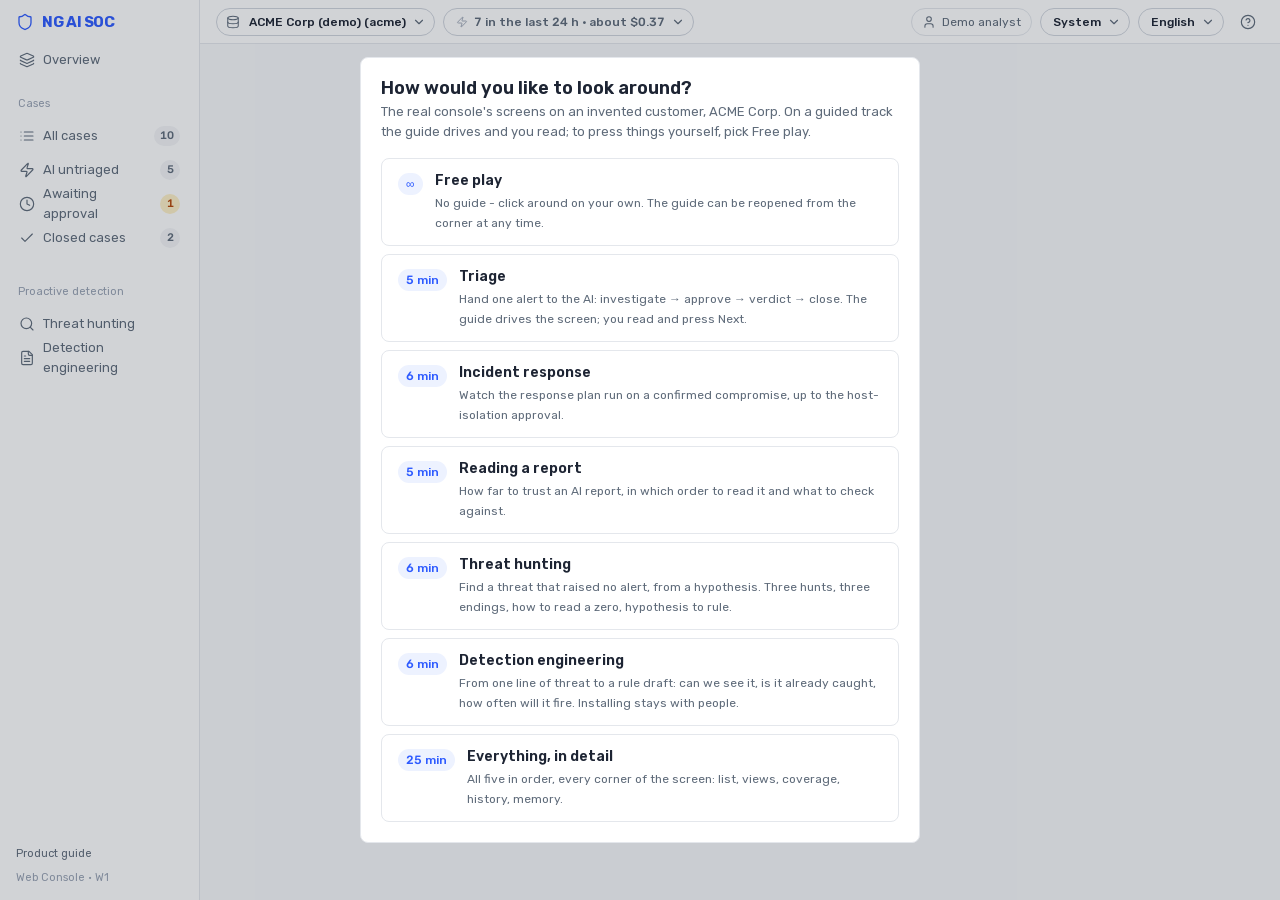
<file: index.html>
<!doctype html>
<html lang="en">
  <head>
    <meta charset="UTF-8" />
    <link rel="icon" type="image/svg+xml" href="/favicon.svg" />
    <meta name="viewport" content="width=device-width, initial-scale=1.0" />
    <title>NG AI SOC</title>

    <!-- Link previews (LinkedIn, Slack, KakaoTalk, X). The crawler does not run our JS, so the card is
         built from these tags alone; og:image must be an absolute URL that opens without a login.
         The image is web/public/og.png - a real screenshot of the demo's approval card.
         These live here, in the source, so publishing the demo (deploy/demo/publish-pages.sh) cannot
         overwrite them with a build that has no card. -->
    <meta property="og:type" content="website" />
    <meta property="og:site_name" content="NG AI SOC" />
    <meta property="og:title" content="NG AI SOC — AI SOC 콘솔 체험판" />
    <meta property="og:description" content="로그인 없이 5분. 알림 하나를 AI 에게 맡겨 조사 → 승인 → 판정까지 직접 눌러보는 데모입니다. 케이스를 바꾸는 일은 언제나 사람이 결정합니다." />
    <meta property="og:image" content="https://demo.sec-ops-lab.com/og.png" />
    <meta property="og:image:width" content="1200" />
    <meta property="og:image:height" content="630" />
    <meta property="og:image:alt" content="승인을 기다리며 멈춰 선 AI 에이전트 — 우선순위 상향에 대한 승인·거부 버튼" />
    <meta property="og:url" content="https://demo.sec-ops-lab.com/" />
    <meta property="og:locale" content="ko_KR" />
    <meta name="twitter:card" content="summary_large_image" />
    <meta name="description" content="로그인 없이 5분. 알림 하나를 AI 에게 맡겨 조사 → 승인 → 판정까지 직접 눌러보는 데모입니다." />
    <script type="module" crossorigin src="/assets/index-0VO_g-aX.js"></script>
    <link rel="stylesheet" crossorigin href="/assets/index-DK85gD7n.css">
  </head>
  <body>
    <div id="root"></div>
  </body>
</html>
</file>
<file: assets/index-DK85gD7n.css>
/*! tailwindcss v4.3.3 | MIT License | https://tailwindcss.com */
@layer properties{@supports (((-webkit-hyphens:none)) and (not (margin-trim:inline))) or ((-moz-orient:inline) and (not (color:rgb(from red r g b)))){*,:before,:after,::backdrop{--tw-rotate-x:initial;--tw-rotate-y:initial;--tw-rotate-z:initial;--tw-skew-x:initial;--tw-skew-y:initial;--tw-space-y-reverse:0;--tw-divide-y-reverse:0;--tw-border-style:solid;--tw-leading:initial;--tw-font-weight:initial;--tw-tracking:initial;--tw-ordinal:initial;--tw-slashed-zero:initial;--tw-numeric-figure:initial;--tw-numeric-spacing:initial;--tw-numeric-fraction:initial;--tw-shadow:0 0 #0000;--tw-shadow-color:initial;--tw-shadow-alpha:100%;--tw-inset-shadow:0 0 #0000;--tw-inset-shadow-color:initial;--tw-inset-shadow-alpha:100%;--tw-ring-color:initial;--tw-ring-shadow:0 0 #0000;--tw-inset-ring-color:initial;--tw-inset-ring-shadow:0 0 #0000;--tw-ring-inset:initial;--tw-ring-offset-width:0px;--tw-ring-offset-color:#fff;--tw-ring-offset-shadow:0 0 #0000;--tw-blur:initial;--tw-brightness:initial;--tw-contrast:initial;--tw-grayscale:initial;--tw-hue-rotate:initial;--tw-invert:initial;--tw-opacity:initial;--tw-saturate:initial;--tw-sepia:initial;--tw-drop-shadow:initial;--tw-drop-shadow-color:initial;--tw-drop-shadow-alpha:100%;--tw-drop-shadow-size:initial;--tw-scale-x:1;--tw-scale-y:1;--tw-scale-z:1;--tw-translate-x:0;--tw-translate-y:0;--tw-translate-z:0}}}@layer theme{:root,:host{--color-white:#fff;--spacing:.25rem;--font-weight-normal:400;--font-weight-medium:500;--font-weight-semibold:600;--font-weight-bold:700;--tracking-tight:-.025em;--tracking-wide:.025em;--leading-relaxed:1.625;--radius-md:.375rem;--radius-lg:.5rem;--default-transition-duration:.15s;--default-transition-timing-function:cubic-bezier(.4, 0, .2, 1);--default-font-family:Rubik, Inter, -apple-system, "Segoe UI", Roboto, "Helvetica Neue", "Apple SD Gothic Neo", "Noto Sans KR", sans-serif;--default-mono-font-family:ui-monospace, SFMono-Regular, Menlo, Consolas, "Liberation Mono", monospace}}@layer base{*,:after,:before,::backdrop{box-sizing:border-box;border:0 solid;margin:0;padding:0}::file-selector-button{box-sizing:border-box;border:0 solid;margin:0;padding:0}html,:host{-webkit-text-size-adjust:100%;tab-size:4;line-height:1.5;font-family:var(--default-font-family,-apple-system, BlinkMacSystemFont, "Segoe UI", Roboto, "Helvetica Neue", "Noto Sans", Arial, sans-serif, "Apple Color Emoji", "Segoe UI Emoji", "Segoe UI Symbol", "Noto Color Emoji");font-feature-settings:var(--default-font-feature-settings,normal);font-variation-settings:var(--default-font-variation-settings,normal);-webkit-tap-highlight-color:transparent}hr{height:0;color:inherit;border-top-width:1px}abbr:where([title]){-webkit-text-decoration:underline dotted;text-decoration:underline dotted}h1,h2,h3,h4,h5,h6{font-size:inherit;font-weight:inherit}a{color:inherit;-webkit-text-decoration:inherit;-webkit-text-decoration:inherit;-webkit-text-decoration:inherit;-webkit-text-decoration:inherit;text-decoration:inherit}b,strong{font-weight:bolder}code,kbd,samp,pre{font-family:var(--default-mono-font-family,ui-monospace, SFMono-Regular, Menlo, Monaco, Consolas, "Liberation Mono", "Courier New", monospace);font-feature-settings:var(--default-mono-font-feature-settings,normal);font-variation-settings:var(--default-mono-font-variation-settings,normal);font-size:1em}small{font-size:80%}sub,sup{vertical-align:baseline;font-size:75%;line-height:0;position:relative}sub{bottom:-.25em}sup{top:-.5em}table{text-indent:0;border-color:inherit;border-collapse:collapse}:-moz-focusring:where(:not(iframe)){outline:auto}progress{vertical-align:baseline}summary{display:list-item}ol,ul,menu{list-style:none}img,svg,video,canvas,audio,iframe,embed,object{vertical-align:middle;display:block}img,video{max-width:100%;height:auto}button,input,select,optgroup,textarea{font:inherit;font-feature-settings:inherit;font-variation-settings:inherit;letter-spacing:inherit;color:inherit;opacity:1;background-color:#0000;border-radius:0}::file-selector-button{font:inherit;font-feature-settings:inherit;font-variation-settings:inherit;letter-spacing:inherit;color:inherit;opacity:1;background-color:#0000;border-radius:0}:where(select:is([multiple],[size])) optgroup{font-weight:bolder}:where(select:is([multiple],[size])) optgroup option{padding-inline-start:20px}::file-selector-button{margin-inline-end:4px}::placeholder{opacity:1}@supports (not ((-webkit-appearance:-apple-pay-button))) or (contain-intrinsic-size:1px){::placeholder{color:currentColor}@supports (color:color-mix(in lab, red, red)){::placeholder{color:color-mix(in oklab, currentcolor 50%, transparent)}}}textarea{resize:vertical}::-webkit-search-decoration{-webkit-appearance:none}::-webkit-date-and-time-value{min-height:1lh;text-align:inherit}::-webkit-datetime-edit{display:inline-flex}::-webkit-datetime-edit-fields-wrapper{padding:0}::-webkit-datetime-edit{padding-block:0}::-webkit-datetime-edit-year-field{padding-block:0}::-webkit-datetime-edit-month-field{padding-block:0}::-webkit-datetime-edit-day-field{padding-block:0}::-webkit-datetime-edit-hour-field{padding-block:0}::-webkit-datetime-edit-minute-field{padding-block:0}::-webkit-datetime-edit-second-field{padding-block:0}::-webkit-datetime-edit-millisecond-field{padding-block:0}::-webkit-datetime-edit-meridiem-field{padding-block:0}::-webkit-calendar-picker-indicator{line-height:1}:-moz-ui-invalid{box-shadow:none}button,input:where([type=button],[type=reset],[type=submit]){appearance:button}::file-selector-button{appearance:button}::-webkit-inner-spin-button{height:auto}::-webkit-outer-spin-button{height:auto}[hidden]:where(:not([hidden=until-found])){display:none!important}body{background-color:var(--canvas);--tw-leading:calc(var(--spacing) * 5);font-family:Rubik,Inter,-apple-system,Segoe UI,Roboto,Helvetica Neue,Apple SD Gothic Neo,Noto Sans KR,sans-serif;font-size:13px;line-height:calc(var(--spacing) * 5);color:var(--ink);-webkit-font-smoothing:antialiased;-moz-osx-font-smoothing:grayscale}button,input,select,textarea{font:inherit;color:inherit}::placeholder{color:var(--ink-3)}a{color:inherit}}@layer components{.card{border-radius:var(--radius-lg);border-style:var(--tw-border-style);border-width:1px;border-color:var(--line);background-color:var(--surface);min-width:0}.card-head{min-height:calc(var(--spacing) * 12);align-items:center;gap:calc(var(--spacing) * 2);border-bottom-style:var(--tw-border-style);border-bottom-width:1px;border-color:var(--line);padding-inline:calc(var(--spacing) * 4);padding-block:calc(var(--spacing) * 2);display:flex}.card-title{--tw-font-weight:var(--font-weight-semibold);font-size:15px;font-weight:var(--font-weight-semibold);white-space:nowrap;color:var(--ink)}.card-body{padding:calc(var(--spacing) * 4)}.count{height:calc(var(--spacing) * 5);min-width:calc(var(--spacing) * 5);background-color:var(--surface-2);padding-inline:calc(var(--spacing) * 1.5);--tw-font-weight:var(--font-weight-medium);font-size:11px;font-weight:var(--font-weight-medium);color:var(--ink-2);--tw-numeric-spacing:tabular-nums;font-variant-numeric:var(--tw-ordinal,) var(--tw-slashed-zero,) var(--tw-numeric-figure,) var(--tw-numeric-spacing,) var(--tw-numeric-fraction,);border-radius:2147483647px;justify-content:center;align-items:center;display:inline-flex}.page-title{--tw-leading:calc(var(--spacing) * 8);font-size:22px;line-height:calc(var(--spacing) * 8);--tw-font-weight:var(--font-weight-semibold);font-weight:var(--font-weight-semibold);color:var(--ink)}.drawer{top:calc(var(--spacing) * 11);z-index:20;border-left-style:var(--tw-border-style);border-left-width:1px;border-color:var(--line);background-color:var(--surface);max-width:96vw;width:var(--drawer-w,860px);box-shadow:var(--drawer-shadow);position:fixed;bottom:0;right:0;overflow-y:auto}.drawer-handle{top:calc(var(--spacing) * 11);z-index:30;margin-left:calc(var(--spacing) * -1);width:calc(var(--spacing) * 2);cursor:col-resize;position:fixed;bottom:0}@media (hover:hover){.drawer-handle:hover{background-color:var(--brand)}@supports (color:color-mix(in lab, red, red)){.drawer-handle:hover{background-color:color-mix(in oklab, var(--brand) 30%, transparent)}}}.drawer-handle{right:calc(min(var(--drawer-w,860px), 96vw) - 4px)}.drawer-handle:after{content:"";height:calc(var(--spacing) * 8);width:var(--spacing);--tw-translate-x:calc(calc(1 / 2 * 100%) * -1);--tw-translate-y:calc(calc(1 / 2 * 100%) * -1);translate:var(--tw-translate-x) var(--tw-translate-y);background-color:var(--line-strong);border-radius:2147483647px;position:absolute;top:50%;left:50%}.strip{align-items:center;gap:calc(var(--spacing) * 2);padding-inline:calc(var(--spacing) * 4);padding-block:calc(var(--spacing) * 2);--tw-font-weight:var(--font-weight-medium);font-size:13px;font-weight:var(--font-weight-medium);display:flex}.strip-danger{background:var(--danger-bg);color:var(--danger-ink)}.strip-warning{background:var(--warning-bg);color:var(--warning-ink)}.strip-info{background:var(--info-bg);color:var(--info-ink)}.path{border-radius:var(--radius-md);border-style:var(--tw-border-style);border-width:1px;border-color:var(--line);background-color:var(--surface);align-items:stretch;display:flex;overflow-x:auto}.path-node{min-width:160px;padding-inline:calc(var(--spacing) * 3);padding-block:calc(var(--spacing) * 2);flex:1;font-size:12px;position:relative}.path-node+.path-node{border-left:1px solid var(--line)}.path-node+.path-node:before{content:"";background:var(--line-strong);border-radius:9999px;width:9px;height:9px;margin-top:-5px;position:absolute;top:50%;left:-5px}.path-label{margin-bottom:calc(var(--spacing) * .5);align-items:center;gap:var(--spacing);--tw-tracking:var(--tracking-wide);letter-spacing:var(--tracking-wide);color:var(--ink-3);text-transform:uppercase;font-size:10px;display:flex}.path-value{text-overflow:ellipsis;white-space:nowrap;--tw-font-weight:var(--font-weight-medium);font-weight:var(--font-weight-medium);color:var(--ink);overflow:hidden}.path-sub{text-overflow:ellipsis;white-space:nowrap;color:var(--ink-3);font-size:11px;overflow:hidden}.callout{border-top-right-radius:var(--radius-md);border-bottom-right-radius:var(--radius-md);background-color:var(--surface-2);padding-inline:calc(var(--spacing) * 3);padding-block:calc(var(--spacing) * 2);border-left:3px solid var(--line-strong);font-size:12px}.callout-warning{border-left-color:var(--warning-strong)}.callout-danger{border-left-color:var(--danger-strong)}.callout-brand{border-left-color:var(--brand)}.btn{height:calc(var(--spacing) * 8);justify-content:center;align-items:center;gap:calc(var(--spacing) * 1.5);border-radius:var(--radius-md);border-style:var(--tw-border-style);border-width:1px;border-color:var(--line-strong);background-color:var(--surface);padding-inline:calc(var(--spacing) * 3);--tw-font-weight:var(--font-weight-medium);font-size:13px;font-weight:var(--font-weight-medium);white-space:nowrap;color:var(--ink);-webkit-user-select:none;user-select:none;display:inline-flex}@media (hover:hover){.btn:hover{background-color:var(--surface-2)}}.btn:disabled{pointer-events:none;opacity:.5}.btn-primary{border-color:var(--brand);background-color:var(--brand);color:var(--color-white)}@media (hover:hover){.btn-primary:hover{border-color:var(--brand-hover);background-color:var(--brand-hover)}}.btn-danger{border-color:var(--danger-strong);background-color:var(--danger-strong);color:var(--color-white)}@media (hover:hover){.btn-danger:hover{opacity:.9}}.btn-ghost{color:var(--ink-2);background-color:#0000;border-color:#0000}@media (hover:hover){.btn-ghost:hover{background-color:var(--surface-2);color:var(--ink)}}.btn-sm{height:calc(var(--spacing) * 7);padding-inline:calc(var(--spacing) * 2);font-size:12px}.btn-icon{width:calc(var(--spacing) * 8);padding-inline:0}.btn-sm.btn-icon{width:calc(var(--spacing) * 7)}.input,.select,.textarea{height:calc(var(--spacing) * 8);border-radius:var(--radius-md);border-style:var(--tw-border-style);border-width:1px;border-color:var(--line-strong);background-color:var(--surface);padding-inline:calc(var(--spacing) * 2.5);color:var(--ink);--tw-outline-style:none;outline-style:none;font-size:13px}:is(.input,.select,.textarea):focus{border-color:var(--brand);--tw-ring-shadow:var(--tw-ring-inset,) 0 0 0 calc(2px + var(--tw-ring-offset-width)) var(--tw-ring-color,currentcolor);box-shadow:var(--tw-inset-shadow), var(--tw-inset-ring-shadow), var(--tw-ring-offset-shadow), var(--tw-ring-shadow), var(--tw-shadow);--tw-ring-color:var(--brand)}@supports (color:color-mix(in lab, red, red)){:is(.input,.select,.textarea):focus{--tw-ring-color:color-mix(in oklab, var(--brand) 25%, transparent)}}:is(.input,.select,.textarea):disabled{opacity:.5}.textarea{height:auto;padding-block:calc(var(--spacing) * 1.5);--tw-leading:calc(var(--spacing) * 5);line-height:calc(var(--spacing) * 5)}.select,.pill-btn{appearance:none;padding-right:calc(var(--spacing) * 7);background-image:url("data:image/svg+xml,%3Csvg xmlns='http://www.w3.org/2000/svg' width='14' height='14' viewBox='0 0 24 24' fill='none' stroke='%235F6B7A' stroke-width='2' stroke-linecap='round' stroke-linejoin='round'%3E%3Cpath d='m6 9 6 6 6-6'/%3E%3C/svg%3E");background-position:right 8px center;background-repeat:no-repeat}.pill-btn{height:calc(var(--spacing) * 8);align-items:center;gap:calc(var(--spacing) * 1.5);border-style:var(--tw-border-style);border-width:1px;border-color:var(--line-strong);background-color:var(--surface);padding-left:calc(var(--spacing) * 3);--tw-font-weight:var(--font-weight-medium);font-size:13px;font-weight:var(--font-weight-medium);white-space:nowrap;color:var(--ink);--tw-outline-style:none;border-radius:2147483647px;outline-style:none;display:inline-flex}@media (hover:hover){.pill-btn:hover{background-color:var(--surface-2)}}.pill-btn:focus{border-color:var(--brand)}.pill-btn-active{border-color:var(--brand);color:var(--brand)}@media (hover:hover){.pill-btn-active:hover{background-color:var(--brand-soft)}}.pill-btn-static{padding-right:calc(var(--spacing) * 3);background-image:none}.segment{border-radius:var(--radius-md);border-style:var(--tw-border-style);border-width:1px;border-color:var(--line-strong);display:inline-flex;overflow:hidden}.segment>button{height:calc(var(--spacing) * 8);border-right-style:var(--tw-border-style);border-right-width:1px;border-color:var(--line-strong);padding-inline:calc(var(--spacing) * 3);--tw-font-weight:var(--font-weight-medium);font-size:13px;font-weight:var(--font-weight-medium);color:var(--ink-2)}.segment>button:last-child{border-right-style:var(--tw-border-style);border-right-width:0}@media (hover:hover){.segment>button:hover{background-color:var(--surface-2)}}.segment>.segment-on{background-color:var(--brand-soft);color:var(--brand)}.sev{height:22px;padding-inline:calc(var(--spacing) * 2);--tw-leading:1;--tw-font-weight:var(--font-weight-medium);font-size:12px;line-height:1;font-weight:var(--font-weight-medium);white-space:nowrap;border-radius:2147483647px;align-items:center;display:inline-flex}.sev-dot{height:calc(var(--spacing) * 5);width:calc(var(--spacing) * 5);--tw-leading:1;--tw-font-weight:var(--font-weight-bold);font-size:11px;line-height:1;font-weight:var(--font-weight-bold);border-radius:2147483647px;flex-shrink:0;justify-content:center;align-items:center;display:inline-flex}.sev-critical{background:var(--sev-critical-bg);color:var(--sev-critical)}.sev-high{background:var(--sev-high-bg);color:var(--sev-high)}.sev-medium{background:var(--sev-medium-bg);color:var(--sev-medium)}.sev-low,.sev-info{background:var(--sev-low-bg);color:var(--sev-low)}.pill{align-items:center;gap:calc(var(--spacing) * 1.5);height:22px;padding-inline:calc(var(--spacing) * 2);--tw-leading:1;--tw-font-weight:var(--font-weight-medium);font-size:12px;line-height:1;font-weight:var(--font-weight-medium);white-space:nowrap;border-radius:2147483647px;display:inline-flex}.pill:before{content:"";opacity:.85;background:currentColor;border-radius:999px;flex:none;width:6px;height:6px}.pill-plain:before{display:none}.pill-danger{background:var(--danger-bg);color:var(--danger-ink)}.pill-warning{background:var(--warning-bg);color:var(--warning-ink)}.pill-success{background:var(--success-bg);color:var(--success-ink)}.pill-info{background:var(--info-bg);color:var(--info-ink)}.pill-neutral{background:var(--neutral-bg);color:var(--neutral-ink)}.code-chip{border-style:var(--tw-border-style);border-width:1px;border-color:var(--line);background-color:var(--surface-2);padding-inline:var(--spacing);border-radius:.25rem;padding-block:1px;font-family:ui-monospace,SFMono-Regular,Menlo,Consolas,Liberation Mono,monospace;font-size:12px}.tbl{border-collapse:collapse;text-align:left;width:100%}.tbl th{height:calc(var(--spacing) * 8);border-bottom-style:var(--tw-border-style);border-bottom-width:1px;border-color:var(--line);padding-inline:calc(var(--spacing) * 3);--tw-font-weight:var(--font-weight-medium);font-size:12px;font-weight:var(--font-weight-medium);white-space:nowrap;color:var(--ink-2)}.tbl td{height:calc(var(--spacing) * 9);border-bottom-style:var(--tw-border-style);border-bottom-width:1px;border-color:var(--line);padding-inline:calc(var(--spacing) * 3);vertical-align:middle}.tbl tbody tr:last-child td{border-bottom:0}.tbl .num{text-align:right;--tw-numeric-spacing:tabular-nums;font-variant-numeric:var(--tw-ordinal,) var(--tw-slashed-zero,) var(--tw-numeric-figure,) var(--tw-numeric-spacing,) var(--tw-numeric-fraction,)}.tbl .row-click{cursor:pointer}@media (hover:hover){.tbl .row-click:hover{background-color:var(--surface-2)}}.tbl .row-critical td{background:var(--row-critical)}.tbl .row-selected td{background:var(--brand-soft)}.tbl .row-selected td:first-child{box-shadow:inset 2px 0 0 var(--brand)}.stat-row{align-items:center;gap:calc(var(--spacing) * 3);border-radius:var(--radius-md);width:100%;padding-inline:calc(var(--spacing) * 4);padding-block:calc(var(--spacing) * 2);text-align:left;display:flex}button.stat-row{cursor:pointer}@media (hover:hover){button.stat-row:hover{background-color:var(--surface-2)}}.stat-row-active{background:var(--brand-soft)}.stat-value{--tw-leading:calc(var(--spacing) * 5);font-size:15px;line-height:calc(var(--spacing) * 5);--tw-font-weight:var(--font-weight-semibold);font-weight:var(--font-weight-semibold);color:var(--ink);--tw-numeric-spacing:tabular-nums;font-variant-numeric:var(--tw-ordinal,) var(--tw-slashed-zero,) var(--tw-numeric-figure,) var(--tw-numeric-spacing,) var(--tw-numeric-fraction,)}.stat-label{--tw-leading:calc(var(--spacing) * 4);font-size:12px;line-height:calc(var(--spacing) * 4);color:var(--ink-2)}.facts{column-gap:calc(var(--spacing) * 6);row-gap:calc(var(--spacing) * 4);grid-template-columns:repeat(3,minmax(0,1fr));display:grid}.facts dt{margin-bottom:var(--spacing);color:var(--ink-2);font-size:12px}.facts dd{text-overflow:ellipsis;white-space:nowrap;min-width:0;color:var(--ink);font-size:13px;overflow:hidden}:where(.meta>:not(:last-child)){--tw-space-y-reverse:0;margin-block:0}.meta{border-left-style:var(--tw-border-style);border-left-width:1px;border-color:var(--line);padding-left:calc(var(--spacing) * 5)}.meta>div{height:calc(var(--spacing) * 8);justify-content:space-between;align-items:center;gap:calc(var(--spacing) * 4);font-size:13px;display:flex}.meta>div>span:first-child{color:var(--ink-2)}.meta>div>span:last-child{text-overflow:ellipsis;white-space:nowrap;text-align:right;color:var(--ink);overflow:hidden}.tabs{gap:calc(var(--spacing) * 6);border-bottom-style:var(--tw-border-style);border-bottom-width:1px;border-color:var(--line);padding-inline:var(--spacing);display:flex}.tab{height:calc(var(--spacing) * 10);align-items:center;gap:calc(var(--spacing) * 1.5);border-bottom-style:var(--tw-border-style);--tw-font-weight:var(--font-weight-medium);font-size:14px;font-weight:var(--font-weight-medium);color:var(--ink-2);border-color:#0000;border-bottom-width:2px;margin-bottom:-1px;display:inline-flex}@media (hover:hover){.tab:hover{color:var(--ink)}}.tab-on{border-color:var(--brand);color:var(--brand)}@media (hover:hover){.tab-on:hover{color:var(--brand)}}.ai-card{align-items:flex-start;gap:calc(var(--spacing) * 3);display:flex}.ai-avatar{width:calc(var(--spacing) * 11);align-items:center;gap:var(--spacing);padding-top:var(--spacing);color:var(--success-ink);flex-direction:column;flex-shrink:0;font-size:11px;display:flex}.ai-avatar>span:first-child{height:calc(var(--spacing) * 10);width:calc(var(--spacing) * 10);border-style:var(--tw-border-style);border-width:2px;border-color:var(--success-strong);background-color:var(--surface);border-radius:2147483647px;justify-content:center;align-items:center;display:flex}.ai-body{border-radius:var(--radius-lg);border-style:var(--tw-border-style);border-width:1px;border-color:var(--line);min-width:0;padding:calc(var(--spacing) * 4);flex:1}.nav-item{height:calc(var(--spacing) * 8);align-items:center;gap:calc(var(--spacing) * 2);border-radius:var(--radius-md);border-style:var(--tw-border-style);padding-inline:calc(var(--spacing) * 2.5);color:var(--ink-2);border-width:1px;border-color:#0000;font-size:13px;display:flex}@media (hover:hover){.nav-item:hover{background-color:var(--surface-2);color:var(--ink)}}.nav-item-active{border-color:var(--brand);background-color:var(--brand-soft);color:var(--brand)}@media (hover:hover){.nav-item-active:hover{background-color:var(--brand-soft);color:var(--brand)}}.nav-section{padding-inline:calc(var(--spacing) * 2.5);padding-top:calc(var(--spacing) * 4);padding-bottom:var(--spacing);color:var(--ink-3);font-size:11px}.mono{font-family:ui-monospace,SFMono-Regular,Menlo,Consolas,Liberation Mono,monospace;font-size:12px}.spin{animation:1s linear infinite spin}@keyframes spin{to{transform:rotate(360deg)}}.text-danger-line{margin-top:calc(var(--spacing) * 2);color:var(--danger-ink);font-size:12px}}@layer utilities{.pointer-events-none{pointer-events:none}.visible{visibility:visible}.absolute{position:absolute}.fixed{position:fixed}.relative{position:relative}.static{position:static}.sticky{position:sticky}.inset-0{inset:0}.-top-\[6px\]{top:-6px}.top-0{top:0}.top-14{top:calc(var(--spacing) * 14)}.top-full{top:100%}.-right-\[6px\]{right:-6px}.right-4{right:calc(var(--spacing) * 4)}.-bottom-\[6px\]{bottom:-6px}.bottom-4{bottom:calc(var(--spacing) * 4)}.-left-\[6px\]{left:-6px}.left-0{left:0}.left-2\.5{left:calc(var(--spacing) * 2.5)}.isolate{isolation:isolate}.z-10{z-index:10}.z-30{z-index:30}.z-40{z-index:40}.z-\[60\]{z-index:60}.z-\[70\]{z-index:70}.-mx-4{margin-inline:calc(var(--spacing) * -4)}.mx-1{margin-inline:var(--spacing)}.mx-4{margin-inline:calc(var(--spacing) * 4)}.mt-0\.5{margin-top:calc(var(--spacing) * .5)}.mt-1{margin-top:var(--spacing)}.mt-2{margin-top:calc(var(--spacing) * 2)}.mt-3{margin-top:calc(var(--spacing) * 3)}.mt-4{margin-top:calc(var(--spacing) * 4)}.mt-auto{margin-top:auto}.mr-1{margin-right:var(--spacing)}.mr-2{margin-right:calc(var(--spacing) * 2)}.-mb-4{margin-bottom:calc(var(--spacing) * -4)}.mb-1{margin-bottom:var(--spacing)}.mb-2{margin-bottom:calc(var(--spacing) * 2)}.mb-3{margin-bottom:calc(var(--spacing) * 3)}.ml-2{margin-left:calc(var(--spacing) * 2)}.ml-5{margin-left:calc(var(--spacing) * 5)}.ml-auto{margin-left:auto}.block{display:block}.flex{display:flex}.grid{display:grid}.hidden{display:none}.inline-flex{display:inline-flex}.table{display:table}.h-0\.5{height:calc(var(--spacing) * .5)}.h-1\.5{height:calc(var(--spacing) * 1.5)}.h-2\.5{height:calc(var(--spacing) * 2.5)}.h-3{height:calc(var(--spacing) * 3)}.h-5{height:calc(var(--spacing) * 5)}.h-6{height:calc(var(--spacing) * 6)}.h-7{height:calc(var(--spacing) * 7)}.h-8{height:calc(var(--spacing) * 8)}.h-9{height:calc(var(--spacing) * 9)}.h-11{height:calc(var(--spacing) * 11)}.h-\[2px\]{height:2px}.h-screen{height:100vh}.max-h-72{max-height:calc(var(--spacing) * 72)}.max-h-96{max-height:calc(var(--spacing) * 96)}.max-h-\[46vh\]{max-height:46vh}.max-h-\[220px\]{max-height:220px}.max-h-\[360px\]{max-height:360px}.max-h-\[calc\(100vh-140px\)\]{max-height:calc(100vh - 140px)}.min-h-\[48px\]{min-height:48px}.min-h-\[64px\]{min-height:64px}.min-h-\[70px\]{min-height:70px}.min-h-\[84px\]{min-height:84px}.min-h-screen{min-height:100vh}.w-1\.5{width:calc(var(--spacing) * 1.5)}.w-2\.5{width:calc(var(--spacing) * 2.5)}.w-3{width:calc(var(--spacing) * 3)}.w-5{width:calc(var(--spacing) * 5)}.w-8{width:calc(var(--spacing) * 8)}.w-9{width:calc(var(--spacing) * 9)}.w-20{width:calc(var(--spacing) * 20)}.w-24{width:calc(var(--spacing) * 24)}.w-40{width:calc(var(--spacing) * 40)}.w-44{width:calc(var(--spacing) * 44)}.w-56{width:calc(var(--spacing) * 56)}.w-72{width:calc(var(--spacing) * 72)}.w-\[22\%\]{width:22%}.w-\[26\%\]{width:26%}.w-\[34\%\]{width:34%}.w-\[40\%\]{width:40%}.w-\[64px\]{width:64px}.w-\[72px\]{width:72px}.w-\[74px\]{width:74px}.w-\[80px\]{width:80px}.w-\[84px\]{width:84px}.w-\[86px\]{width:86px}.w-\[90px\]{width:90px}.w-\[92px\]{width:92px}.w-\[104px\]{width:104px}.w-\[118px\]{width:118px}.w-\[124px\]{width:124px}.w-\[136px\]{width:136px}.w-\[150px\]{width:150px}.w-\[170px\]{width:170px}.w-\[200px\]{width:200px}.w-\[220px\]{width:220px}.w-\[380px\]{width:380px}.w-\[420px\]{width:420px}.w-\[520px\]{width:520px}.w-\[560px\]{width:560px}.w-full{width:100%}.w-px{width:1px}.max-w-56{max-width:calc(var(--spacing) * 56)}.max-w-\[16rem\]{max-width:16rem}.max-w-\[60ch\]{max-width:60ch}.max-w-\[92ch\]{max-width:92ch}.max-w-\[92vw\]{max-width:92vw}.max-w-\[180px\]{max-width:180px}.max-w-\[280px\]{max-width:280px}.max-w-\[520px\]{max-width:520px}.max-w-\[720px\]{max-width:720px}.max-w-\[calc\(100vw-2rem\)\]{max-width:calc(100vw - 2rem)}.max-w-full{max-width:100%}.min-w-0{min-width:0}.min-w-7{min-width:calc(var(--spacing) * 7)}.min-w-\[200px\]{min-width:200px}.min-w-\[220px\]{min-width:220px}.min-w-\[320px\]{min-width:320px}.flex-1{flex:1}.flex-none{flex:none}.shrink-0{flex-shrink:0}.table-fixed{table-layout:fixed}.rotate-45{rotate:45deg}.transform{transform:var(--tw-rotate-x,) var(--tw-rotate-y,) var(--tw-rotate-z,) var(--tw-skew-x,) var(--tw-skew-y,)}.cursor-default{cursor:default}.cursor-pointer{cursor:pointer}.resize{resize:both}.list-decimal{list-style-type:decimal}.grid-cols-1{grid-template-columns:repeat(1,minmax(0,1fr))}.grid-cols-2{grid-template-columns:repeat(2,minmax(0,1fr))}.grid-cols-\[260px_minmax\(0\,1fr\)\]{grid-template-columns:260px minmax(0,1fr)}.grid-cols-\[minmax\(0\,1fr\)_220px\]{grid-template-columns:minmax(0,1fr) 220px}.grid-cols-\[minmax\(0\,1fr\)_minmax\(440px\,42\%\)\]{grid-template-columns:minmax(0,1fr) minmax(440px,42%)}.flex-col{flex-direction:column}.flex-wrap{flex-wrap:wrap}.items-center{align-items:center}.items-end{align-items:flex-end}.items-start{align-items:flex-start}.justify-center{justify-content:center}.justify-end{justify-content:flex-end}.gap-0{gap:0}.gap-0\.5{gap:calc(var(--spacing) * .5)}.gap-1{gap:var(--spacing)}.gap-1\.5{gap:calc(var(--spacing) * 1.5)}.gap-2{gap:calc(var(--spacing) * 2)}.gap-3{gap:calc(var(--spacing) * 3)}.gap-4{gap:calc(var(--spacing) * 4)}.gap-6{gap:calc(var(--spacing) * 6)}.gap-\[3px\]{gap:3px}:where(.space-y-0\.5>:not(:last-child)){--tw-space-y-reverse:0;margin-block-start:calc(calc(var(--spacing) * .5) * var(--tw-space-y-reverse));margin-block-end:calc(calc(var(--spacing) * .5) * calc(1 - var(--tw-space-y-reverse)))}:where(.space-y-1>:not(:last-child)){--tw-space-y-reverse:0;margin-block-start:calc(var(--spacing) * var(--tw-space-y-reverse));margin-block-end:calc(var(--spacing) * calc(1 - var(--tw-space-y-reverse)))}:where(.space-y-1\.5>:not(:last-child)){--tw-space-y-reverse:0;margin-block-start:calc(calc(var(--spacing) * 1.5) * var(--tw-space-y-reverse));margin-block-end:calc(calc(var(--spacing) * 1.5) * calc(1 - var(--tw-space-y-reverse)))}:where(.space-y-2>:not(:last-child)){--tw-space-y-reverse:0;margin-block-start:calc(calc(var(--spacing) * 2) * var(--tw-space-y-reverse));margin-block-end:calc(calc(var(--spacing) * 2) * calc(1 - var(--tw-space-y-reverse)))}:where(.space-y-3>:not(:last-child)){--tw-space-y-reverse:0;margin-block-start:calc(calc(var(--spacing) * 3) * var(--tw-space-y-reverse));margin-block-end:calc(calc(var(--spacing) * 3) * calc(1 - var(--tw-space-y-reverse)))}:where(.space-y-4>:not(:last-child)){--tw-space-y-reverse:0;margin-block-start:calc(calc(var(--spacing) * 4) * var(--tw-space-y-reverse));margin-block-end:calc(calc(var(--spacing) * 4) * calc(1 - var(--tw-space-y-reverse)))}:where(.divide-y>:not(:last-child)){--tw-divide-y-reverse:0;border-bottom-style:var(--tw-border-style);border-top-style:var(--tw-border-style);border-top-width:calc(1px * var(--tw-divide-y-reverse));border-bottom-width:calc(1px * calc(1 - var(--tw-divide-y-reverse)))}:where(.divide-line>:not(:last-child)){border-color:var(--line)}.truncate{text-overflow:ellipsis;white-space:nowrap;overflow:hidden}.overflow-auto{overflow:auto}.overflow-hidden{overflow:hidden}.overflow-x-auto{overflow-x:auto}.overflow-y-auto{overflow-y:auto}.rounded{border-radius:.25rem}.rounded-\[1px\]{border-radius:1px}.rounded-\[2px\]{border-radius:2px}.rounded-full{border-radius:2147483647px}.rounded-lg{border-radius:var(--radius-lg)}.rounded-md{border-radius:var(--radius-md)}.rounded-b-md{border-bottom-right-radius:var(--radius-md);border-bottom-left-radius:var(--radius-md)}.border{border-style:var(--tw-border-style);border-width:1px}.border-2{border-style:var(--tw-border-style);border-width:2px}.border-t{border-top-style:var(--tw-border-style);border-top-width:1px}.border-r{border-right-style:var(--tw-border-style);border-right-width:1px}.border-b{border-bottom-style:var(--tw-border-style);border-bottom-width:1px}.border-l{border-left-style:var(--tw-border-style);border-left-width:1px}.border-brand{border-color:var(--brand)}.border-line{border-color:var(--line)}.border-line-strong{border-color:var(--line-strong)}.border-success-strong{border-color:var(--success-strong)}.border-warning-strong{border-color:var(--warning-strong)}.bg-brand-soft,.bg-brand-soft\/60{background-color:var(--brand-soft)}@supports (color:color-mix(in lab, red, red)){.bg-brand-soft\/60{background-color:color-mix(in oklab, var(--brand-soft) 60%, transparent)}}.bg-ink\/20{background-color:var(--ink)}@supports (color:color-mix(in lab, red, red)){.bg-ink\/20{background-color:color-mix(in oklab, var(--ink) 20%, transparent)}}.bg-line{background-color:var(--line)}.bg-success-strong{background-color:var(--success-strong)}.bg-surface{background-color:var(--surface)}.bg-surface-2,.bg-surface-2\/60{background-color:var(--surface-2)}@supports (color:color-mix(in lab, red, red)){.bg-surface-2\/60{background-color:color-mix(in oklab, var(--surface-2) 60%, transparent)}}.p-0{padding:0}.p-2{padding:calc(var(--spacing) * 2)}.p-3{padding:calc(var(--spacing) * 3)}.p-5{padding:calc(var(--spacing) * 5)}.px-1{padding-inline:var(--spacing)}.px-1\.5{padding-inline:calc(var(--spacing) * 1.5)}.px-2{padding-inline:calc(var(--spacing) * 2)}.px-2\.5{padding-inline:calc(var(--spacing) * 2.5)}.px-3{padding-inline:calc(var(--spacing) * 3)}.px-4{padding-inline:calc(var(--spacing) * 4)}.px-5{padding-inline:calc(var(--spacing) * 5)}.py-0\.5{padding-block:calc(var(--spacing) * .5)}.py-1{padding-block:var(--spacing)}.py-2{padding-block:calc(var(--spacing) * 2)}.py-2\.5{padding-block:calc(var(--spacing) * 2.5)}.py-3{padding-block:calc(var(--spacing) * 3)}.py-4{padding-block:calc(var(--spacing) * 4)}.py-6{padding-block:calc(var(--spacing) * 6)}.py-8{padding-block:calc(var(--spacing) * 8)}.pt-1{padding-top:var(--spacing)}.pt-3{padding-top:calc(var(--spacing) * 3)}.pt-4{padding-top:calc(var(--spacing) * 4)}.pr-0{padding-right:0}.pr-1\.5{padding-right:calc(var(--spacing) * 1.5)}.pr-2{padding-right:calc(var(--spacing) * 2)}.pb-3{padding-bottom:calc(var(--spacing) * 3)}.pb-4{padding-bottom:calc(var(--spacing) * 4)}.pl-3{padding-left:calc(var(--spacing) * 3)}.pl-7{padding-left:calc(var(--spacing) * 7)}.pl-8{padding-left:calc(var(--spacing) * 8)}.text-center{text-align:center}.text-left{text-align:left}.align-top{vertical-align:top}.text-\[10px\]{font-size:10px}.text-\[11px\]{font-size:11px}.text-\[12px\]{font-size:12px}.text-\[13px\]{font-size:13px}.text-\[14px\]{font-size:14px}.text-\[15px\]{font-size:15px}.text-\[18px\]{font-size:18px}.text-\[20px\]{font-size:20px}.text-\[28px\]{font-size:28px}.leading-5{--tw-leading:calc(var(--spacing) * 5);line-height:calc(var(--spacing) * 5)}.leading-6{--tw-leading:calc(var(--spacing) * 6);line-height:calc(var(--spacing) * 6)}.leading-relaxed{--tw-leading:var(--leading-relaxed);line-height:var(--leading-relaxed)}.font-bold{--tw-font-weight:var(--font-weight-bold);font-weight:var(--font-weight-bold)}.font-medium{--tw-font-weight:var(--font-weight-medium);font-weight:var(--font-weight-medium)}.font-normal{--tw-font-weight:var(--font-weight-normal);font-weight:var(--font-weight-normal)}.font-semibold{--tw-font-weight:var(--font-weight-semibold);font-weight:var(--font-weight-semibold)}.tracking-tight{--tw-tracking:var(--tracking-tight);letter-spacing:var(--tracking-tight)}.break-words{overflow-wrap:break-word}.break-all{word-break:break-all}.whitespace-nowrap{white-space:nowrap}.whitespace-pre{white-space:pre}.whitespace-pre-line{white-space:pre-line}.whitespace-pre-wrap{white-space:pre-wrap}.text-brand{color:var(--brand)}.text-danger{color:var(--danger-ink)}.text-ink{color:var(--ink)}.text-ink-2{color:var(--ink-2)}.text-ink-3{color:var(--ink-3)}.text-success{color:var(--success-ink)}.text-warning{color:var(--warning-ink)}.uppercase{text-transform:uppercase}.italic{font-style:italic}.tabular-nums{--tw-numeric-spacing:tabular-nums;font-variant-numeric:var(--tw-ordinal,) var(--tw-slashed-zero,) var(--tw-numeric-figure,) var(--tw-numeric-spacing,) var(--tw-numeric-fraction,)}.underline{text-decoration-line:underline}.decoration-dotted{text-decoration-style:dotted}.underline-offset-2{text-underline-offset:2px}.accent-\[var\(--brand\)\]{accent-color:var(--brand)}.shadow-\[0_12px_40px_-12px_rgb\(29_36_51\/\.35\)\]{--tw-shadow:0 12px 40px -12px var(--tw-shadow-color,#1d243359);box-shadow:var(--tw-inset-shadow), var(--tw-inset-ring-shadow), var(--tw-ring-offset-shadow), var(--tw-ring-shadow), var(--tw-shadow)}.shadow-\[inset_2px_0_0_var\(--brand\)\]{--tw-shadow:inset 2px 0 0 var(--tw-shadow-color,var(--brand));box-shadow:var(--tw-inset-shadow), var(--tw-inset-ring-shadow), var(--tw-ring-offset-shadow), var(--tw-ring-shadow), var(--tw-shadow)}.ring{--tw-ring-shadow:var(--tw-ring-inset,) 0 0 0 calc(1px + var(--tw-ring-offset-width)) var(--tw-ring-color,currentcolor);box-shadow:var(--tw-inset-shadow), var(--tw-inset-ring-shadow), var(--tw-ring-offset-shadow), var(--tw-ring-shadow), var(--tw-shadow)}.ring-2{--tw-ring-shadow:var(--tw-ring-inset,) 0 0 0 calc(2px + var(--tw-ring-offset-width)) var(--tw-ring-color,currentcolor);box-shadow:var(--tw-inset-shadow), var(--tw-inset-ring-shadow), var(--tw-ring-offset-shadow), var(--tw-ring-shadow), var(--tw-shadow)}.filter{filter:var(--tw-blur,) var(--tw-brightness,) var(--tw-contrast,) var(--tw-grayscale,) var(--tw-hue-rotate,) var(--tw-invert,) var(--tw-saturate,) var(--tw-sepia,) var(--tw-drop-shadow,)}.transition-transform{transition-property:transform,translate,scale,rotate;transition-timing-function:var(--tw-ease,var(--default-transition-timing-function));transition-duration:var(--tw-duration,var(--default-transition-duration))}.first\:rounded-t-\[2px\]:first-child{border-top-left-radius:2px;border-top-right-radius:2px}.last\:border-0:last-child{border-style:var(--tw-border-style);border-width:0}.last\:border-b-0:last-child{border-bottom-style:var(--tw-border-style);border-bottom-width:0}@media (hover:hover){.hover\:bg-brand\/15:hover{background-color:var(--brand)}@supports (color:color-mix(in lab, red, red)){.hover\:bg-brand\/15:hover{background-color:color-mix(in oklab, var(--brand) 15%, transparent)}}.hover\:bg-surface-2:hover{background-color:var(--surface-2)}.hover\:text-brand:hover{color:var(--brand)}.hover\:text-ink:hover{color:var(--ink)}.hover\:underline:hover{text-decoration-line:underline}}.active\:scale-95:active{--tw-scale-x:95%;--tw-scale-y:95%;--tw-scale-z:95%;scale:var(--tw-scale-x) var(--tw-scale-y)}@media (width>=48rem){.md\:grid-cols-2{grid-template-columns:repeat(2,minmax(0,1fr))}.md\:grid-cols-3{grid-template-columns:repeat(3,minmax(0,1fr))}}.\[\&_p\+p\]\:mt-2 p+p{margin-top:calc(var(--spacing) * 2)}}@font-face{font-family:Rubik;font-style:normal;font-weight:300 900;font-display:swap;src:url(/fonts/rubik-latin.woff2)format("woff2");unicode-range:U+??,U+131,U+152-153,U+2BB-2BC,U+2C6,U+2DA,U+2DC,U+304,U+308,U+329,U+2000-206F,U+20AC,U+2122,U+2191,U+2193,U+2212,U+2215,U+FEFF,U+FFFD}@font-face{font-family:Rubik;font-style:italic;font-weight:300 900;font-display:swap;src:url(/fonts/rubik-latin-italic.woff2)format("woff2");unicode-range:U+??,U+131,U+152-153,U+2BB-2BC,U+2C6,U+2DA,U+2DC,U+304,U+308,U+329,U+2000-206F,U+20AC,U+2122,U+2191,U+2193,U+2212,U+2215,U+FEFF,U+FFFD}:root{--lightningcss-light:initial;--lightningcss-dark: ;color-scheme:light dark;--canvas:#f7f8fa;--surface:#fff;--surface-2:#f3f4f6;--line:#e4e7ec;--line-strong:#d0d5dd;--ink:#1d2433;--ink-2:#5f6b7a;--ink-3:#98a2b3;--brand:#2e5bff;--brand-hover:#1f4ae0;--brand-soft:#edf2ff;--sev-critical-bg:#fdecec;--sev-critical:#d0333b;--sev-high-bg:#fdeedd;--sev-high:#dc6803;--sev-medium-bg:#fef6d6;--sev-medium:#b08800;--sev-low-bg:#f1f3f5;--sev-low:#667085;--row-critical:#fff7f7;--danger-strong:#d0333b;--danger-bg:#fdecec;--danger-ink:#d0333b;--warning-strong:#dc6803;--warning-bg:#fef0c7;--warning-ink:#b54708;--success-strong:#12833f;--success-bg:#e6f6ec;--success-ink:#12833f;--info-bg:#edf2ff;--info-ink:#2e5bff;--neutral-bg:#f1f3f5;--neutral-ink:#475467;--drawer-shadow:-8px 0 24px -12px #1d24332e}@media (prefers-color-scheme:dark){:root{--lightningcss-light: ;--lightningcss-dark:initial}:root:not([data-theme=light]){--canvas:#0f1420;--surface:#171d2b;--surface-2:#1f2736;--line:#2a3344;--line-strong:#3a4559;--ink:#e6eaf2;--ink-2:#9aa5b8;--ink-3:#66718a;--brand:#6d8bff;--brand-hover:#89a2ff;--brand-soft:#1c2750;--sev-critical-bg:#f970662e;--sev-critical:#fda29b;--sev-high-bg:#fdb0222e;--sev-high:#fec84b;--sev-medium-bg:#eac54f2e;--sev-medium:#f5d76e;--sev-low-bg:#9aa5b82e;--sev-low:#cdd5df;--row-critical:#f970660f;--danger-bg:#f970662e;--danger-ink:#fda29b;--warning-bg:#fdb0222e;--warning-ink:#fec84b;--success-bg:#32d5832e;--success-ink:#6ce9a6;--info-bg:#8098f92e;--info-ink:#a4bcfd;--neutral-bg:#9aa5b82e;--neutral-ink:#cdd5df;--drawer-shadow:-8px 0 24px -12px #0009}}:root[data-theme=dark]{--canvas:#0f1420;--surface:#171d2b;--surface-2:#1f2736;--line:#2a3344;--line-strong:#3a4559;--ink:#e6eaf2;--ink-2:#9aa5b8;--ink-3:#66718a;--brand:#6d8bff;--brand-hover:#89a2ff;--brand-soft:#1c2750;--sev-critical-bg:#f970662e;--sev-critical:#fda29b;--sev-high-bg:#fdb0222e;--sev-high:#fec84b;--sev-medium-bg:#eac54f2e;--sev-medium:#f5d76e;--sev-low-bg:#9aa5b82e;--sev-low:#cdd5df;--row-critical:#f970660f;--danger-bg:#f970662e;--danger-ink:#fda29b;--warning-bg:#fdb0222e;--warning-ink:#fec84b;--success-bg:#32d5832e;--success-ink:#6ce9a6;--info-bg:#8098f92e;--info-ink:#a4bcfd;--neutral-bg:#9aa5b82e;--neutral-ink:#cdd5df;--drawer-shadow:-8px 0 24px -12px #0009}@keyframes demo-pulse{0%,to{outline:0 solid var(--brand-soft)}50%{outline:6px solid var(--brand-soft)}}.demo-pulse{animation:1.6s ease-in-out infinite demo-pulse}@media (prefers-reduced-motion:reduce){.demo-pulse{animation:none}}.md{--tw-leading:calc(var(--spacing) * 5);font-size:13px;line-height:calc(var(--spacing) * 5)}.md h1{margin-top:calc(var(--spacing) * 3);margin-bottom:var(--spacing);--tw-font-weight:var(--font-weight-semibold);font-size:15px;font-weight:var(--font-weight-semibold)}.md h2{margin-top:calc(var(--spacing) * 3);margin-bottom:var(--spacing);--tw-font-weight:var(--font-weight-semibold);font-size:14px;font-weight:var(--font-weight-semibold)}.md h3,.md h4{margin-top:calc(var(--spacing) * 3);margin-bottom:var(--spacing);--tw-font-weight:var(--font-weight-semibold);font-size:13px;font-weight:var(--font-weight-semibold);color:var(--ink-2)}.md p{margin-block:var(--spacing)}.md ul{margin-block:var(--spacing);margin-left:calc(var(--spacing) * 5);list-style-type:disc}.md ol{margin-block:var(--spacing);margin-left:calc(var(--spacing) * 5);list-style-type:decimal}.md li{margin-block:calc(var(--spacing) * .5)}.md code{border-style:var(--tw-border-style);border-width:1px;border-color:var(--line);background-color:var(--surface-2);padding-inline:var(--spacing);border-radius:.25rem;font-family:ui-monospace,SFMono-Regular,Menlo,Consolas,Liberation Mono,monospace;font-size:12px}.md pre{margin-block:calc(var(--spacing) * 2);background-color:var(--surface-2);padding:calc(var(--spacing) * 2);border-radius:.25rem;font-family:ui-monospace,SFMono-Regular,Menlo,Consolas,Liberation Mono,monospace;font-size:12px;overflow:auto}.md pre code{border-style:var(--tw-border-style);background-color:#0000;border-width:0;padding:0}.md .md-table{margin-block:calc(var(--spacing) * 2);max-width:100%;overflow-x:auto}.md table{border-collapse:collapse;width:max-content;min-width:100%;max-width:none;font-size:12px}.md th,.md td{border-style:var(--tw-border-style);border-width:1px;border-color:var(--line);padding-inline:calc(var(--spacing) * 2);padding-block:var(--spacing);vertical-align:top}.md th{background-color:var(--surface-2);text-align:left;white-space:nowrap}.md td{min-width:6ch;max-width:48ch}.md hr{margin-block:calc(var(--spacing) * 3);border-color:var(--line)}.md blockquote{margin-block:var(--spacing);border-left-style:var(--tw-border-style);border-left-width:2px;border-color:var(--line-strong);padding-left:calc(var(--spacing) * 3);color:var(--ink-2)}.md strong{--tw-font-weight:var(--font-weight-semibold);font-weight:var(--font-weight-semibold)}@media print{html[data-printing] body *{visibility:hidden}html[data-printing] [data-print=report],html[data-printing] [data-print=report] *{visibility:visible}html[data-printing] [data-print=report]{width:100%;max-width:none;box-shadow:none;color:#111;background:#fff;border:0;position:absolute;inset:0 auto auto 0}html[data-printing] [data-print=report] .print-hide{display:none!important}html[data-printing] [data-print=report] a{color:#111;text-decoration:underline}html[data-printing] [data-print=report] pre,html[data-printing] [data-print=report] code{color:#111;background:#f4f4f5}html[data-printing] [data-print=report] table{border-collapse:collapse;width:100%}html[data-printing] [data-print=report] th,html[data-printing] [data-print=report] td{border:1px solid #d4d4d8;padding:4px 6px}html[data-printing] [data-print=report] .print-only{display:block!important}@page{margin:14mm}}.print-only{display:none}@property --tw-rotate-x{syntax:"*";inherits:false}@property --tw-rotate-y{syntax:"*";inherits:false}@property --tw-rotate-z{syntax:"*";inherits:false}@property --tw-skew-x{syntax:"*";inherits:false}@property --tw-skew-y{syntax:"*";inherits:false}@property --tw-space-y-reverse{syntax:"*";inherits:false;initial-value:0}@property --tw-divide-y-reverse{syntax:"*";inherits:false;initial-value:0}@property --tw-border-style{syntax:"*";inherits:false;initial-value:solid}@property --tw-leading{syntax:"*";inherits:false}@property --tw-font-weight{syntax:"*";inherits:false}@property --tw-tracking{syntax:"*";inherits:false}@property --tw-ordinal{syntax:"*";inherits:false}@property --tw-slashed-zero{syntax:"*";inherits:false}@property --tw-numeric-figure{syntax:"*";inherits:false}@property --tw-numeric-spacing{syntax:"*";inherits:false}@property --tw-numeric-fraction{syntax:"*";inherits:false}@property --tw-shadow{syntax:"*";inherits:false;initial-value:0 0 #0000}@property --tw-shadow-color{syntax:"*";inherits:false}@property --tw-shadow-alpha{syntax:"<percentage>";inherits:false;initial-value:100%}@property --tw-inset-shadow{syntax:"*";inherits:false;initial-value:0 0 #0000}@property --tw-inset-shadow-color{syntax:"*";inherits:false}@property --tw-inset-shadow-alpha{syntax:"<percentage>";inherits:false;initial-value:100%}@property --tw-ring-color{syntax:"*";inherits:false}@property --tw-ring-shadow{syntax:"*";inherits:false;initial-value:0 0 #0000}@property --tw-inset-ring-color{syntax:"*";inherits:false}@property --tw-inset-ring-shadow{syntax:"*";inherits:false;initial-value:0 0 #0000}@property --tw-ring-inset{syntax:"*";inherits:false}@property --tw-ring-offset-width{syntax:"<length>";inherits:false;initial-value:0}@property --tw-ring-offset-color{syntax:"*";inherits:false;initial-value:#fff}@property --tw-ring-offset-shadow{syntax:"*";inherits:false;initial-value:0 0 #0000}@property --tw-blur{syntax:"*";inherits:false}@property --tw-brightness{syntax:"*";inherits:false}@property --tw-contrast{syntax:"*";inherits:false}@property --tw-grayscale{syntax:"*";inherits:false}@property --tw-hue-rotate{syntax:"*";inherits:false}@property --tw-invert{syntax:"*";inherits:false}@property --tw-opacity{syntax:"*";inherits:false}@property --tw-saturate{syntax:"*";inherits:false}@property --tw-sepia{syntax:"*";inherits:false}@property --tw-drop-shadow{syntax:"*";inherits:false}@property --tw-drop-shadow-color{syntax:"*";inherits:false}@property --tw-drop-shadow-alpha{syntax:"<percentage>";inherits:false;initial-value:100%}@property --tw-drop-shadow-size{syntax:"*";inherits:false}@property --tw-scale-x{syntax:"*";inherits:false;initial-value:1}@property --tw-scale-y{syntax:"*";inherits:false;initial-value:1}@property --tw-scale-z{syntax:"*";inherits:false;initial-value:1}@property --tw-translate-x{syntax:"*";inherits:false;initial-value:0}@property --tw-translate-y{syntax:"*";inherits:false;initial-value:0}@property --tw-translate-z{syntax:"*";inherits:false;initial-value:0}@keyframes spin{to{transform:rotate(360deg)}}
</file>
